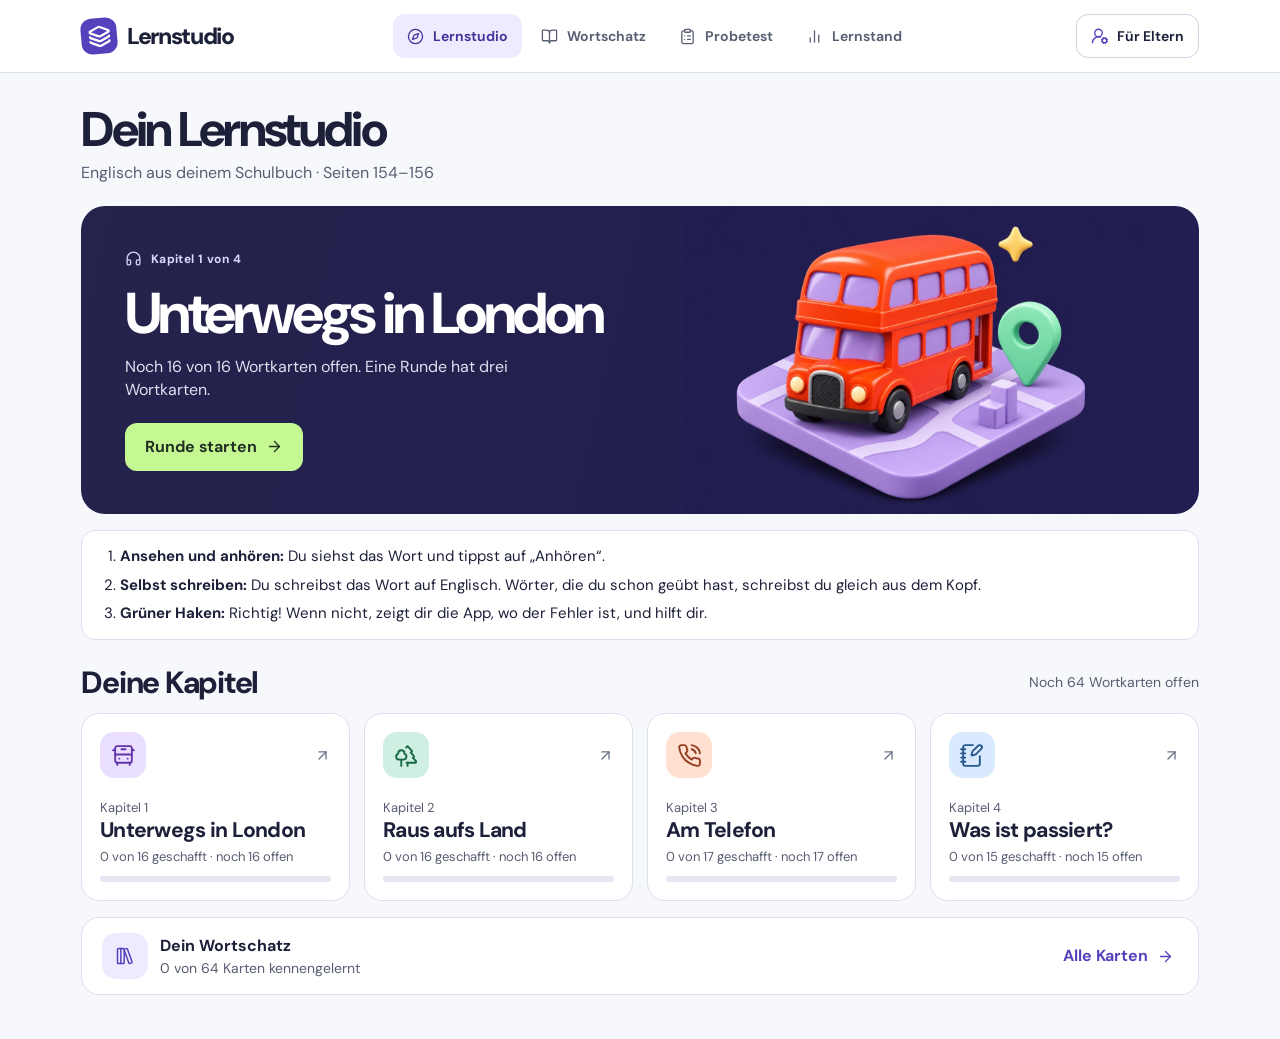
<file: index.html>
<!doctype html>
<html lang="de"><head><meta charset="utf-8"><meta name="robots" content="noindex,nofollow"><meta name="viewport" content="width=device-width, initial-scale=1,viewport-fit=cover"><meta name="theme-color" content="#f7f8fc"><title>Lernstudio · Englisch</title><link rel="stylesheet" href="studio.css?v=202611251500"><script defer src="assets/icons.js?v=202611251500"></script><script defer src="words.js?v=202611251500"></script><script defer src="situations.js?v=202611251500"></script><script defer src="studio.js?v=202611251500"></script></head>
<body><a class="skip" href="#main">Zum Inhalt</a><aside id="rail"></aside><main id="main" tabindex="-1"></main><div id="notice" role="status"></div><noscript>Bitte aktiviere JavaScript für die Lernrunden.</noscript></body></html>
</file>
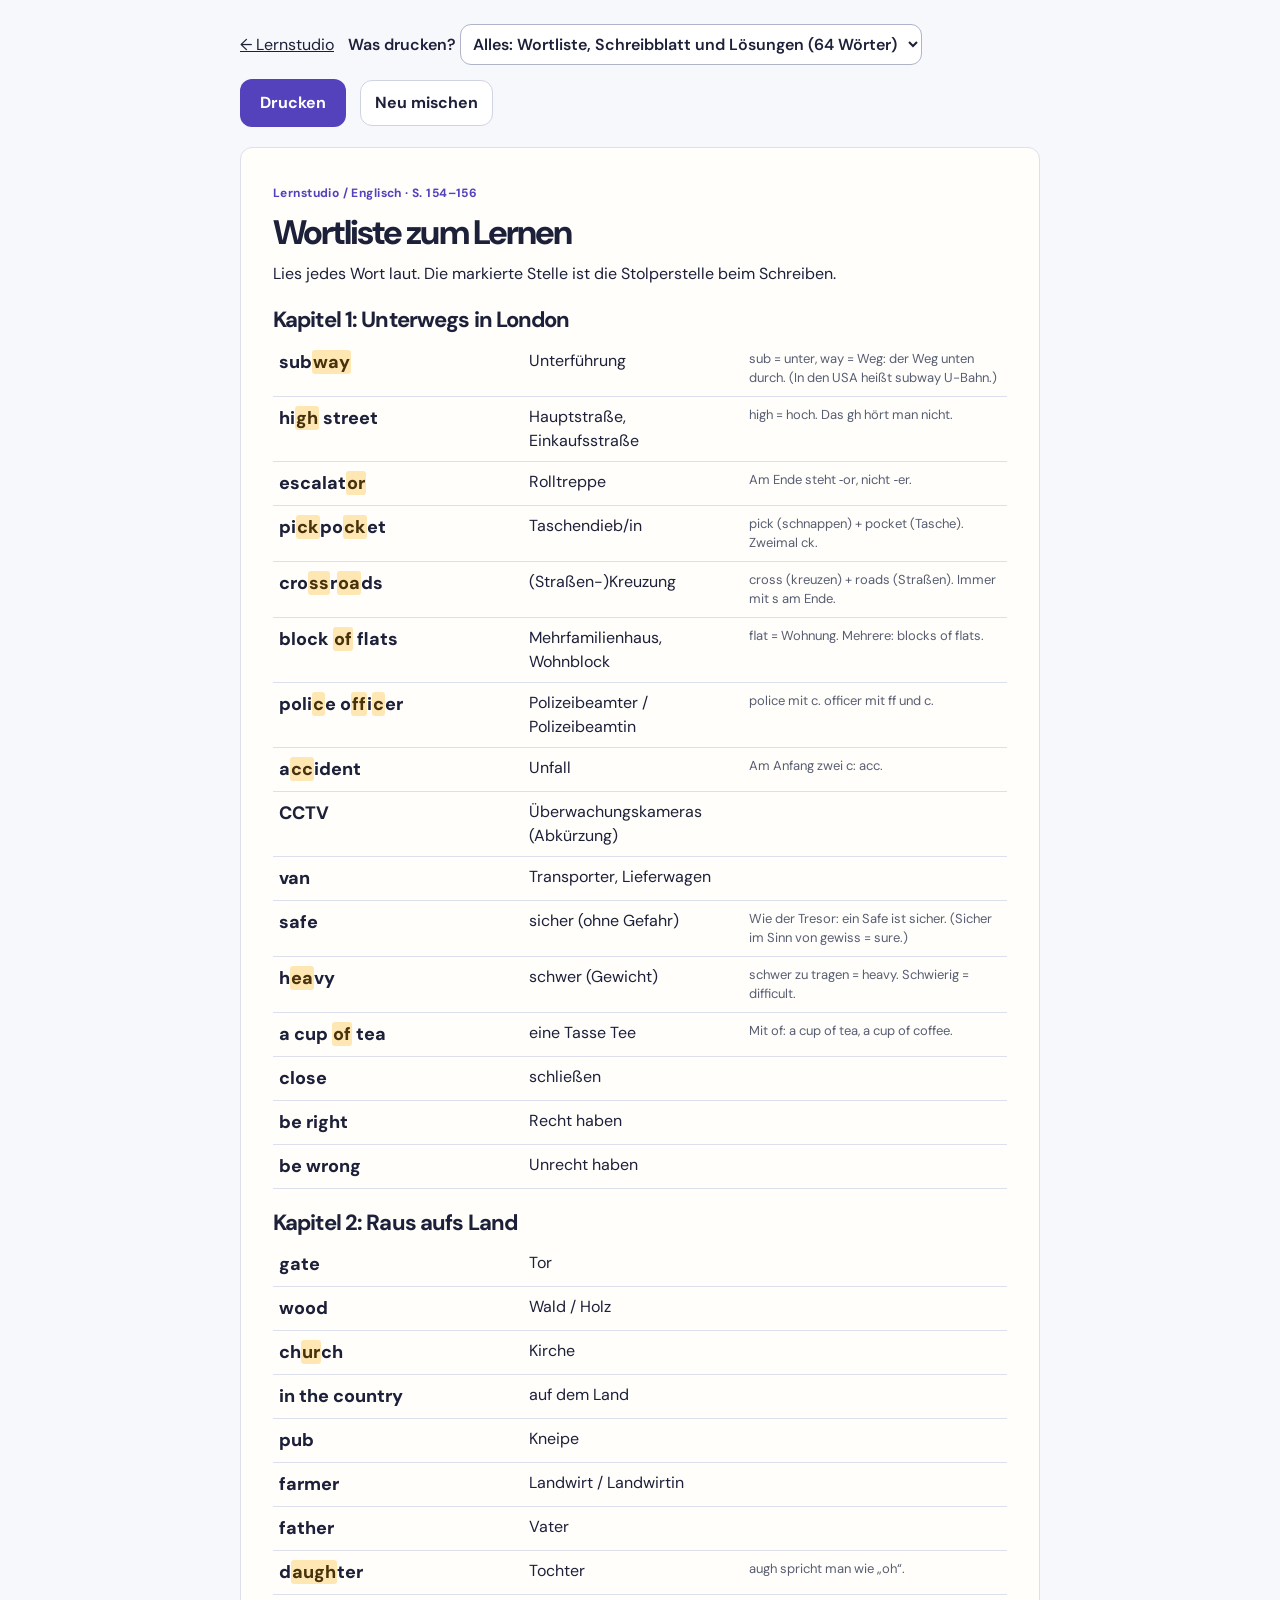
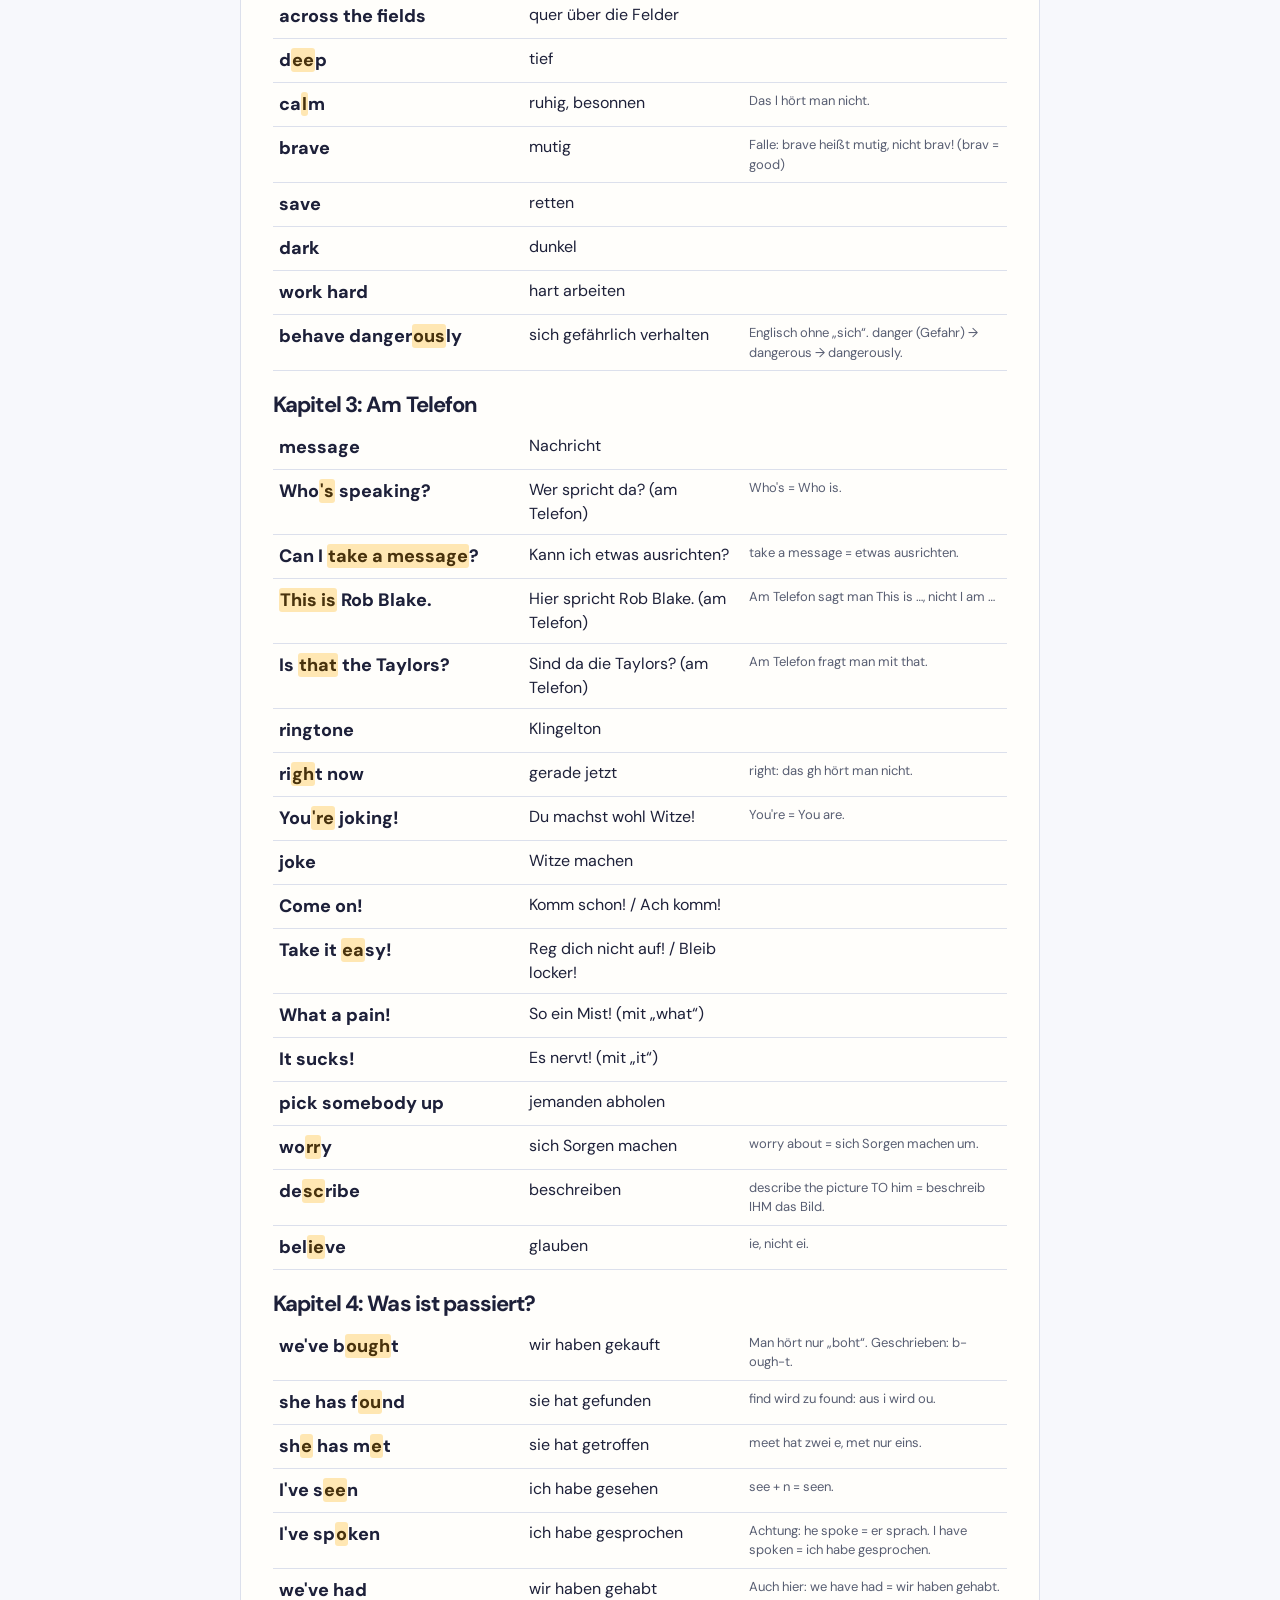
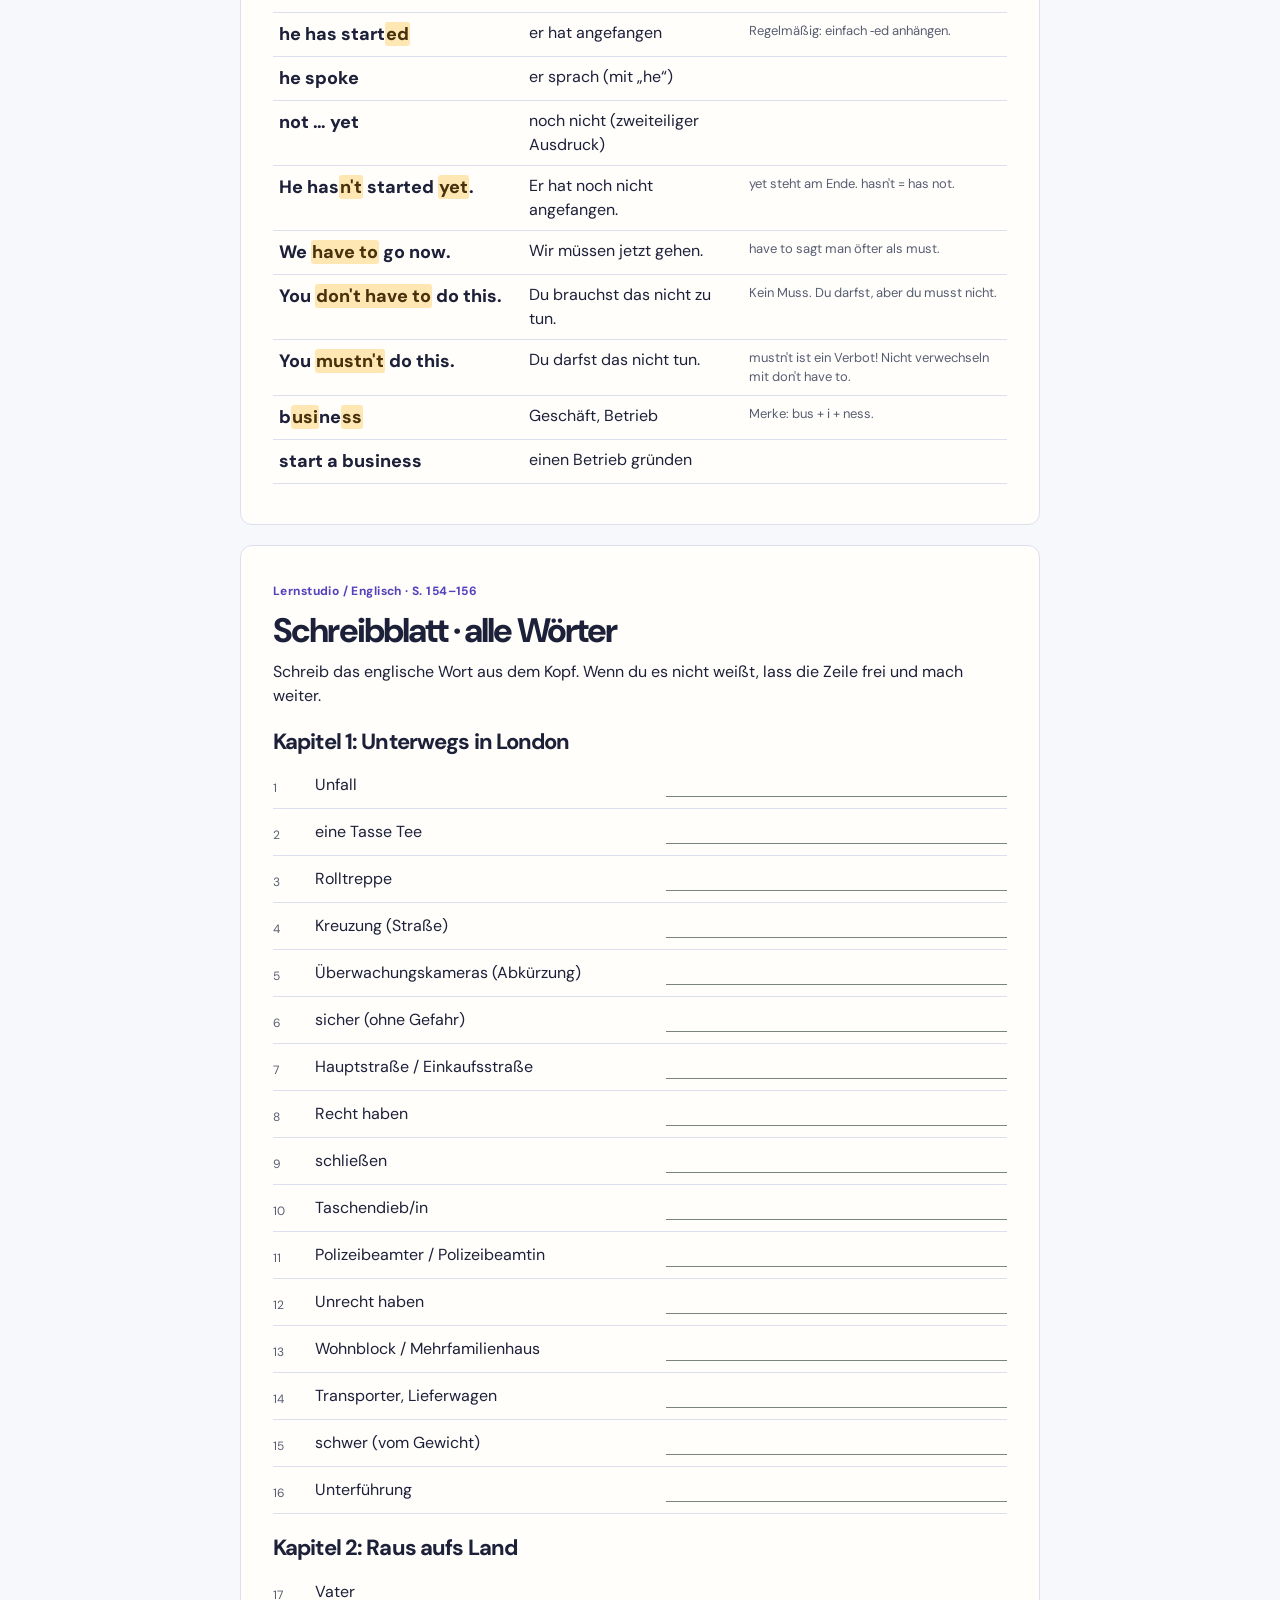
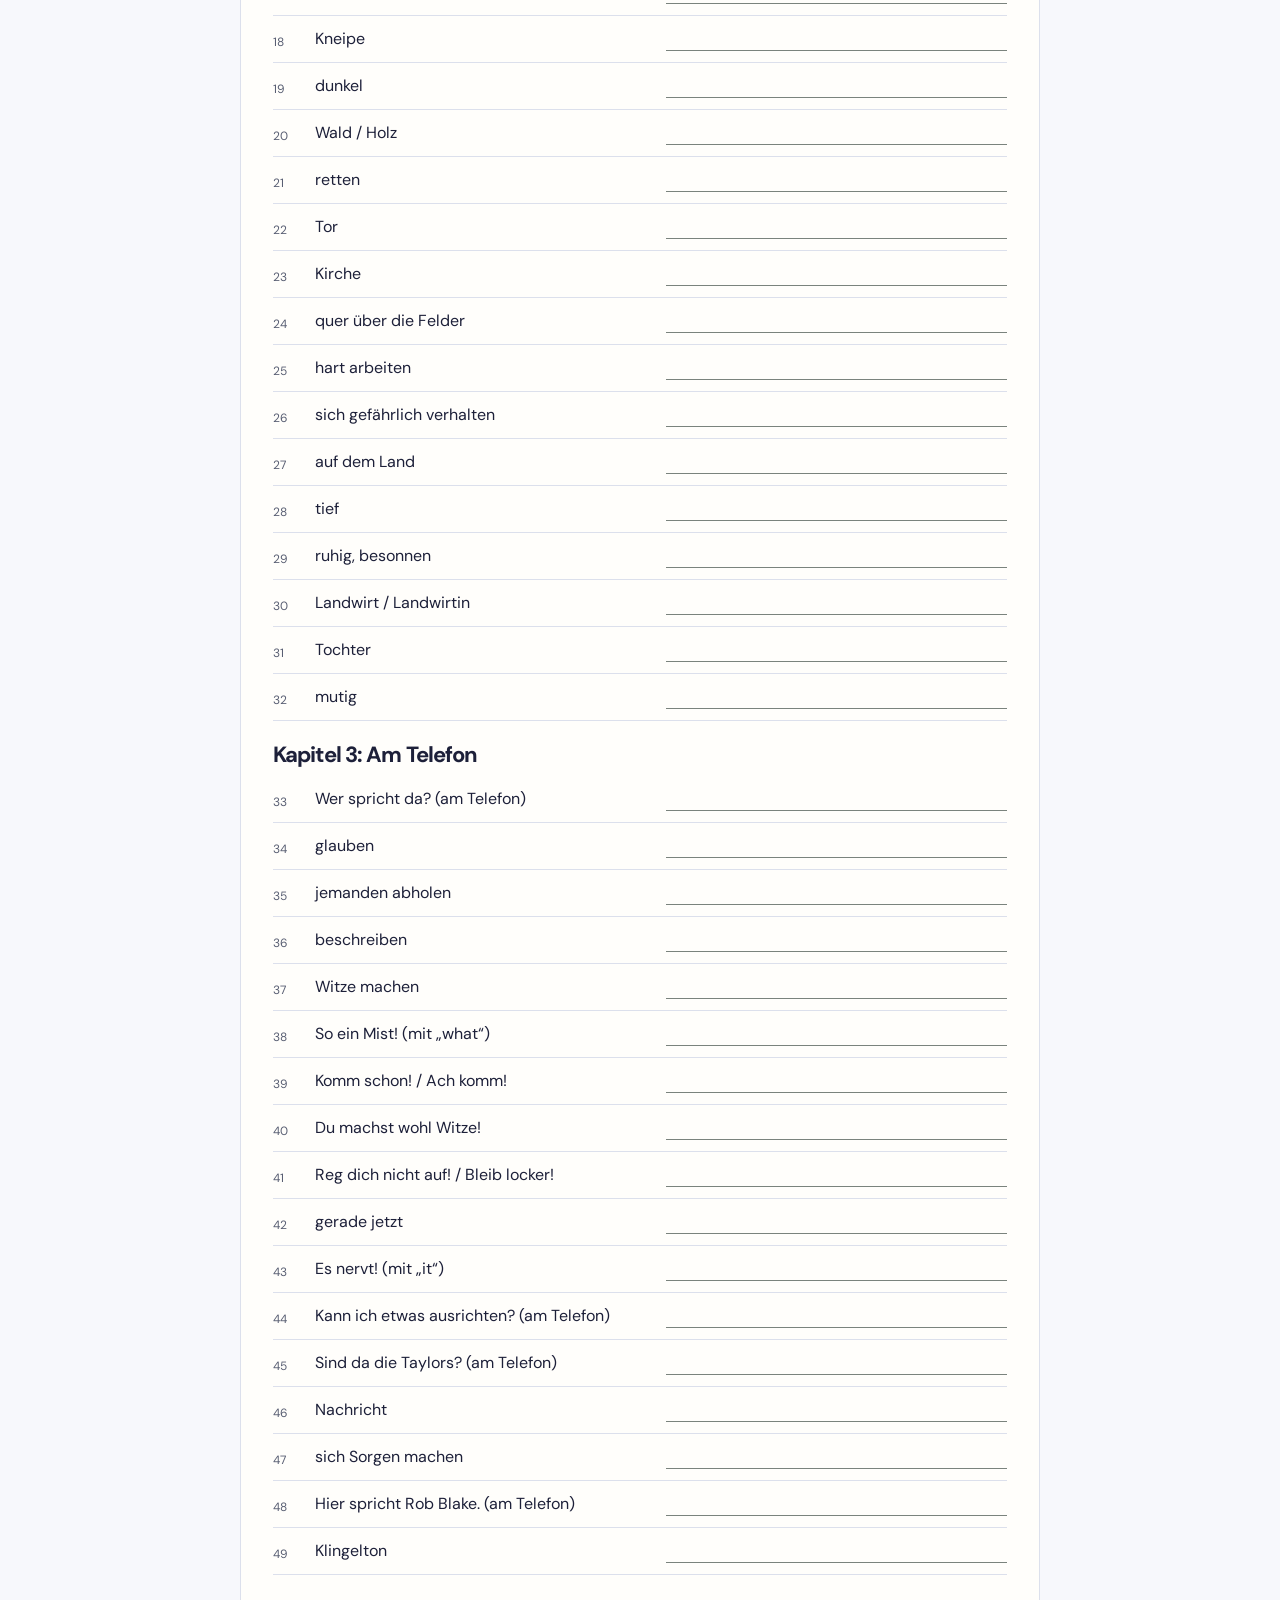
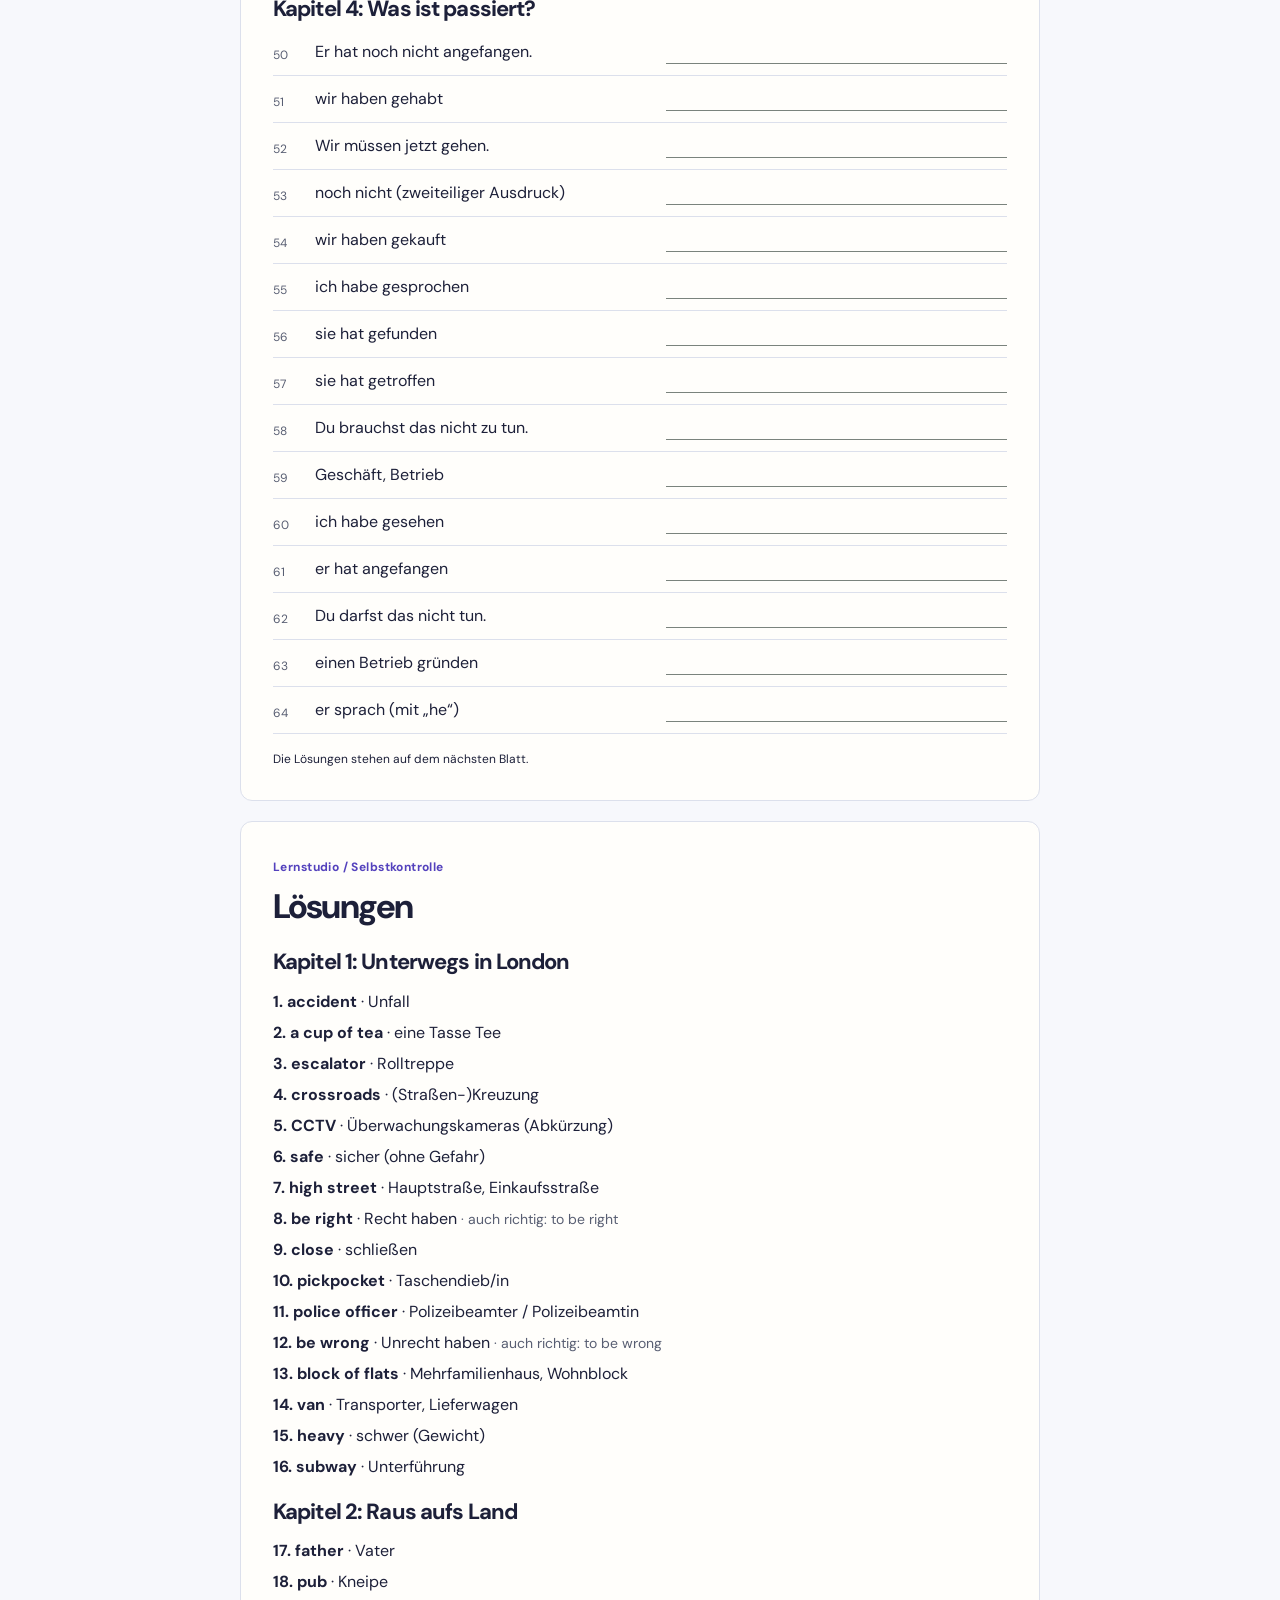
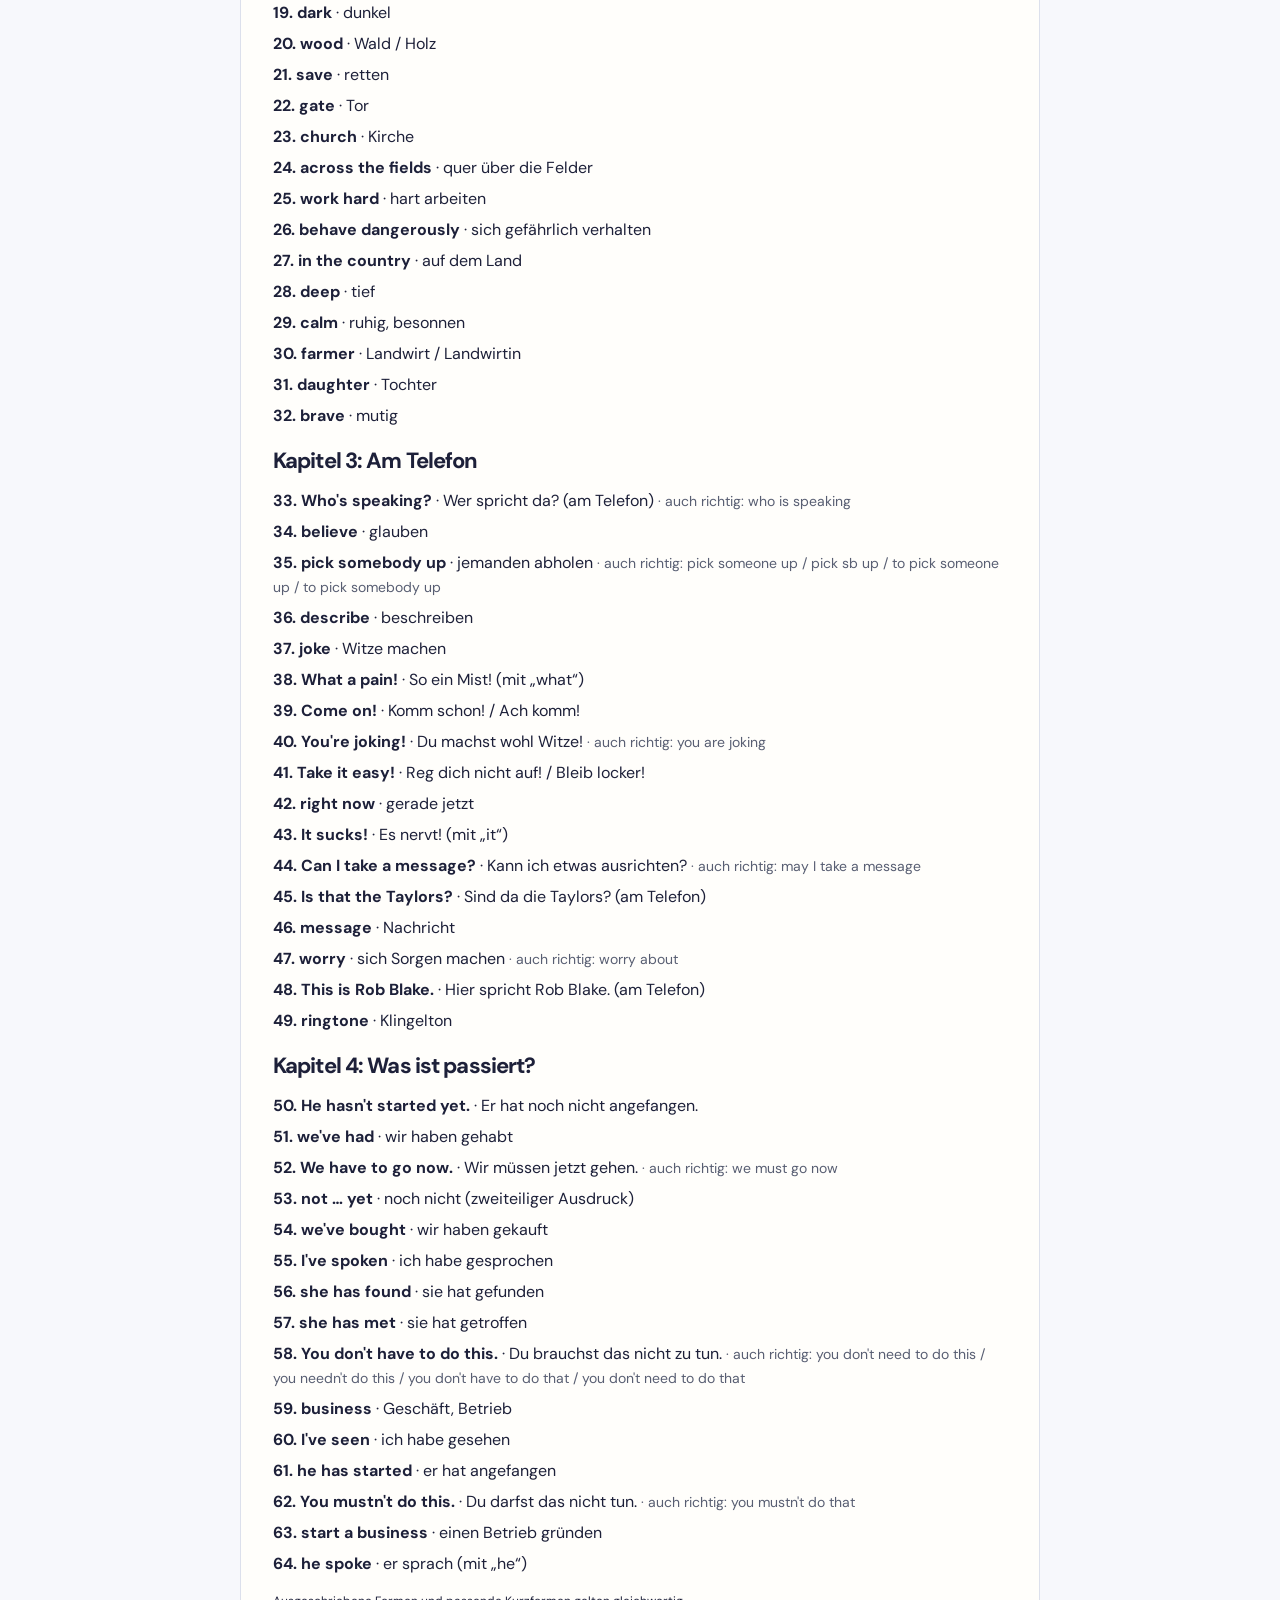
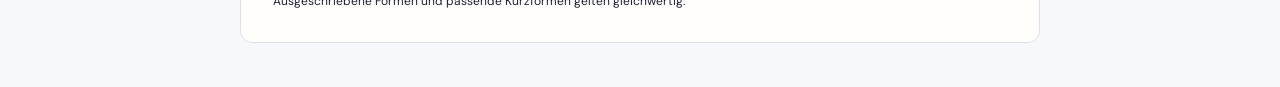
<file: lernblatt-englisch-test.html>
<!doctype html><html lang="de"><head><meta charset="utf-8"><meta name="robots" content="noindex,nofollow"><meta name="viewport" content="width=device-width, initial-scale=1"><title>Lernstudio · Druckstudio</title><link rel="stylesheet" href="studio.css?v=202611251500"><style>
body{padding:24px}.printtools,.sheet{max-width:800px;margin:0 auto 20px}.printtools{display:flex;gap:14px;align-items:center;flex-wrap:wrap}
.sheet{background:#fffefb;padding:32px;border:1px solid var(--line);border-radius:12px}.sheet h1{font-size:34px;margin:10px 0}.sheet h2{margin:22px 0 8px;font-size:22px}
.intro-text{margin:0 0 10px}
.wline{display:grid;grid-template-columns:32px 1fr 1fr;gap:10px;align-items:end;padding:11px 0;break-inside:avoid;border-bottom:1px solid var(--line)}.line{min-height:20px;border-bottom:1px solid #7a837d}.num{color:var(--muted);font-size:12px}
.wlist{width:100%;border-collapse:collapse;margin:4px 0 8px}.wlist tr{break-inside:avoid}.wlist td{padding:8px 6px;border-bottom:1px solid var(--line);vertical-align:top}.wlist td.en{font-weight:800;font-size:18px;width:34%}.wlist td.de{width:30%}.wlist td.tip{font-size:13px;color:var(--muted)}
.wlist mark{background:#ffe7b3;border-radius:3px;padding:0 1px}
.sheet footer{margin-top:16px;font-size:12px}.solutions{display:grid;gap:7px}.solutions div{break-inside:avoid}.solutions h2{margin-top:14px}
label{font-weight:600}select{max-width:100%;font-size:16px;padding:8px}
@page{size:A4;margin:14mm}
@media print{html,body{background:#fff!important}body{padding:0}.printtools{display:none}.sheet{border:0;margin:0;border-radius:0;padding:0;background:white}.sheet+.sheet{break-before:page}.wline{padding:8px 0}.sheet h1{font-size:28px}.sheet h2{font-size:19px;break-after:avoid}.wlist mark{background:#ffe7b3;-webkit-print-color-adjust:exact;print-color-adjust:exact}}
@media(max-width:500px){body{padding:12px}.sheet{padding:18px}.wline{grid-template-columns:20px 1.1fr .9fr}}
</style></head><body>
<div class="printtools">
  <a href="index.html">← Lernstudio</a>
  <label>Was drucken? <select id="scope"></select></label>
  <button class="btn" id="print">Drucken</button>
  <button class="ghost" id="mix">Neu mischen</button>
</div>
<div id="sheets"></div>
<script src="words.js?v=202611251500"></script>
<script>
const esc=s=>String(s).replace(/[&<>]/g,c=>({'&':'&amp;','<':'&lt;','>':'&gt;'}[c]));
const byId=new Map(WORDS.map(w=>[w.id,w]));
function shuffled(arr){const a=arr.slice();for(let i=a.length-1;i>0;i--){const j=Math.floor(Math.random()*(i+1));[a[i],a[j]]=[a[j],a[i]]}return a}
function hl(w){const bits=(w.hl||[]).filter(x=>w.en.includes(x));if(!bits.length)return esc(w.en);let t=w.en,h='';while(t.length){const hit=bits.find(x=>t.startsWith(x));h+=hit?'<mark>'+esc(hit)+'</mark>':esc(t[0]);t=t.slice(hit?hit.length:1)}return h}
const chapters=SCENES.map((s,i)=>({no:i+1,id:s.id,name:s.name,words:s.ids.map(id=>byId.get(id)).filter(Boolean)}));
const total=chapters.reduce((n,c)=>n+c.words.length,0);

// Auswahl: alles zusammen, Wortlisten, Schreibblätter, Probetest
const opts=[['pack','Alles: Wortliste, Schreibblatt und Lösungen ('+total+' Wörter)'],
  ['list-all','Wortliste zum Lernen · alle '+total+' Wörter'],
  ...chapters.map(c=>['list-'+c.id,'Wortliste · Kapitel '+c.no+': '+c.name]),
  ['write-all','Schreibblatt mit Lösungen · alle '+total+' Wörter'],
  ...chapters.map(c=>['write-'+c.id,'Schreibblatt · Kapitel '+c.no+': '+c.name]),
  ['mixed','Probetest · 9 gemischte Wörter']];
document.querySelector('#scope').innerHTML=opts.map(([v,l])=>'<option value="'+v+'">'+esc(l)+'</option>').join('');

const head=(eyebrow,title,text)=>'<div class="eyebrow">'+esc(eyebrow)+'</div><h1>'+esc(title)+'</h1>'+(text?'<p class="intro-text">'+text+'</p>':'');
function listSheet(chs){
  return '<section class="sheet">'+head('Lernstudio / Englisch · S. 154–156','Wortliste zum Lernen','Lies jedes Wort laut. Die markierte Stelle ist die Stolperstelle beim Schreiben.')
    +chs.map(c=>'<h2>Kapitel '+c.no+': '+esc(c.name)+'</h2><table class="wlist">'+c.words.map(w=>'<tr><td class="en">'+hl(w)+'</td><td class="de">'+esc(w.de)+'</td><td class="tip">'+esc(w.tip||'')+'</td></tr>').join('')+'</table>').join('')+'</section>';
}
function writeSheets(chs,title,mix){
  let n=0;const numbered=chs.map(c=>({...c,items:(mix?shuffled(c.words):c.words).map(w=>({w,n:++n}))}));
  const heading=c=>chs.length>1?'<h2>Kapitel '+c.no+': '+esc(c.name)+'</h2>':'';
  const sheet='<section class="sheet">'+head('Lernstudio / Englisch · S. 154–156',title,'Schreib das englische Wort aus dem Kopf. Wenn du es nicht weißt, lass die Zeile frei und mach weiter.')
    +numbered.map(c=>heading(c)+c.items.map(({w,n})=>'<div class="wline"><span class="num">'+n+'</span><span>'+esc(w.prompt)+'</span><span class="line"></span></div>').join('')).join('')
    +'<footer>Die Lösungen stehen auf dem nächsten Blatt.</footer></section>';
  const sol='<section class="sheet">'+head('Lernstudio / Selbstkontrolle','Lösungen','')+'<div class="solutions">'
    +numbered.map(c=>heading(c)+c.items.map(({w,n})=>'<div><b>'+n+'. '+esc(w.en)+'</b> · '+esc(w.de)+(w.ans.length>1?'<span class="caption"> · auch richtig: '+w.ans.slice(1).map(esc).join(' / ')+'</span>':'')+'</div>').join('')).join('')
    +'</div><footer>Ausgeschriebene Formen und passende Kurzformen gelten gleichwertig.</footer></section>';
  return sheet+sol;
}
function draw(){
  const v=document.querySelector('#scope').value,one=id=>chapters.filter(c=>c.id===id);
  let html;
  if(v==='pack')html=listSheet(chapters)+writeSheets(chapters,'Schreibblatt · alle Wörter',true);
  else if(v==='list-all')html=listSheet(chapters);
  else if(v.startsWith('list-'))html=listSheet(one(v.slice(5)));
  else if(v==='write-all')html=writeSheets(chapters,'Schreibblatt · alle Wörter',true);
  else if(v.startsWith('write-')){const c=one(v.slice(6));html=writeSheets(c,'Schreibblatt · Kapitel '+c[0].no+': '+c[0].name,true)}
  else{const cards=shuffled([154,155,156].flatMap(p=>shuffled(WORDS.filter(w=>w.page===p)).slice(0,3)));html=writeSheets([{no:0,name:'',words:cards}],'Probetest',false)}
  document.querySelector('#sheets').innerHTML=html;
  document.querySelector('#mix').hidden=v.startsWith('list-');
}
document.querySelector('#scope').onchange=draw;document.querySelector('#mix').onclick=draw;document.querySelector('#print').onclick=()=>window.print();draw();
</script></body></html>
</file>
<file: studio.css>
@font-face {font-family:DM;src:url(assets/dm-sans.ttf);font-weight:100 1000;font-display:swap}
:root {
  --ink:#1d2039;--muted:#585e72;--line:#dce0ec;--paper:#f7f8fc;--white:#fff;
  --accent:#5442bd;--soft:#eeebff;--teal:var(--accent);
  color:var(--ink);background:var(--paper);font:16px/1.5 DM,system-ui,sans-serif;
}
*{box-sizing:border-box}body,h1,h2,h3,p{margin:0}
a,button{touch-action:manipulation}a{color:inherit}button,input,textarea,select{font:inherit;color:inherit}
button{background:none;border:0;cursor:pointer}button:disabled{opacity:.6;cursor:default}
:focus-visible{outline:3px solid #6c54d0;outline-offset:3px}main:focus{outline:none}
.skip{position:fixed;top:-80px;left:15px;z-index:20;padding:10px;background:white}.skip:focus{top:8px}
.sr{position:absolute;width:1px;height:1px;overflow:hidden;clip-path:inset(50%);white-space:nowrap}
.icon{height:20px;width:20px;flex:none;stroke-width:1.8}
#rail{background:white;border-bottom:1px solid var(--line)}
.navwrap,.wrap{max-width:1220px;margin-inline:auto;padding-inline:clamp(18px,4vw,54px)}
.navwrap{display:flex;align-items:center;justify-content:space-between;gap:18px;min-height:72px}
.brand,.navitem,.subject,.test-date,.eyebrow,.btn,.ghost,.pill,.row,.actions,.pills,.textbtn{display:inline-flex;align-items:center;gap:9px}
.brand{padding:0;min-height:44px;text-align:left;gap:10px}
.brand strong{font-size:23px;font-weight:840;letter-spacing:-1.35px}
.brandmark,.stamp,.collection-icon,.iconbtn,.tile-arrow{display:grid;place-items:center;flex:none}
.brandmark{height:36px;width:36px;border-radius:11px;background:var(--accent);color:white;transform:rotate(-5deg)}
.brandmark .icon{width:23px;height:23px;stroke-width:2.3}
nav{display:flex;align-items:center;gap:5px}
.navitem{padding:10px 14px;min-height:44px;border-radius:12px;color:var(--muted);font-size:14px;font-weight:650}
.navitem .icon{width:17px;height:17px}.navitem.active{background:var(--soft);color:#443098}
.navitem:hover,.ghost:hover,.iconbtn:hover,.answer:hover{background:#f2f0ff}
.subject,.test-date,.caption,.tag,.muted,.stepcount{color:var(--muted)}.subject,.test-date{font-size:13px;font-weight:600}
.subject .icon,.test-date .icon{width:16px;height:16px}
main{min-height:85vh;padding-bottom:44px}.intro{padding:30px 0 21px}.intro p{margin-top:4px;color:var(--muted)}
.home-intro,.section-head,.studiofoot,.trainer-top,.tile-top,.resultline{display:flex;align-items:center;justify-content:space-between;gap:14px}
h1,h2,h3{line-height:1.12;text-wrap:balance}h1{font-size:clamp(33px,3.8vw,50px);letter-spacing:-.055em;font-weight:790}
h2{font-size:clamp(23px,2.4vw,32px);letter-spacing:-.04em;font-weight:745}h3{font-size:20px}
.test-date{background:#fff;border:1px solid var(--line);border-radius:20px;padding:6px 11px}
.hero{isolation:isolate;overflow:hidden;position:relative;display:flex;align-items:center;min-height:clamp(240px,22vw,304px);background:linear-gradient(103deg,#24234b,#221e51 72%);border-radius:24px;color:white}
.hero-content{z-index:1;width:53%;padding:clamp(24px,3.4vw,45px)}
.eyebrow{font-size:12px;font-weight:720;letter-spacing:.035em;color:var(--accent)}
.hero .eyebrow{color:#d9d6ff}.eyebrow .icon{width:17px;height:17px}
.hero h2{font-size:clamp(39px,4.5vw,68px);letter-spacing:-.06em;line-height:1.02;margin:11px 0}
.hero p{font-size:16px;color:#e0dff0;line-height:1.45;max-width:38ch;margin-bottom:21px}
.hero-art,.resume-art{position:absolute;inset:0 0 0 auto;width:51%;height:100%;pointer-events:none}
.hero-art{object-fit:contain;object-position:center;mask-image:linear-gradient(to right,transparent,#000 14%);}
.resume-art{display:grid;place-items:center;background:radial-gradient(circle,#423e70,transparent 68%)}
.resume-art .icon{width:90px;height:90px;color:#b9aaff;stroke-width:1.2}
.btn,.ghost,.pill,.setting,.answer,.iconbtn,.textbtn{min-height:44px}
.btn,.ghost,.pill,.setting,.iconbtn,.answer{border-radius:12px}
.btn,.ghost,.pill,.textbtn{justify-content:center;font-weight:685;text-decoration:none}
.btn{background:var(--accent);color:white;padding:12px 20px}.btn:hover{background:#4534a7}
.hero .btn{background:#c5f892;color:#213022}.hero .btn:hover{background:#d8ffb0}
.hero .btn .icon,.textbtn .icon{width:17px;height:17px}
.ghost,.pill,.setting,.answer,.iconbtn{background:white;border:1px solid #cfd3e2}
.ghost,.pill,.setting,.answer{padding:10px 14px}.textbtn{color:var(--accent);padding:7px 4px}
.actions,.pills{flex-wrap:wrap}.pill{font-size:14px;border-radius:24px}.pill.on,.setting.on{background:var(--soft);border-color:#9587d5;color:#422f9a}
.section-head{margin:26px 0 13px}.caption,.tag,.stepcount,.quiet{font-size:14px}
.worlds{display:grid;grid-template-columns:repeat(4,minmax(0,1fr));gap:14px}
.tile,.panel,.studiofoot,.stat{background:var(--white);border:1px solid var(--line);border-radius:18px}
.tile{min-width:0;display:flex;flex-direction:column;align-items:start;text-align:left;padding:18px;transition:transform .15s,border-color .15s}
.tile:hover{transform:translateY(-2px);border-color:#9b92c3}.tile-top{width:100%;margin-bottom:16px}
.stamp,.collection-icon{width:46px;height:46px;border-radius:14px;background:var(--shade,var(--soft));color:var(--tone,var(--accent))}
.stamp .icon{height:25px;width:25px}.tile-arrow{color:#677083}.tile-arrow .icon{width:17px;height:17px}
.tile strong{font-size:clamp(17px,1.65vw,22px);font-weight:740;letter-spacing:-.035em;line-height:1.2}
.tile .caption{margin-top:4px;font-size:13px}.studiofoot{margin-top:16px;padding:15px 20px}
.studiofoot .row{gap:12px}.studiofoot p{color:var(--muted);font-size:14px}
.panel{padding:clamp(18px,3vw,32px)}.stack,.choices{display:grid;gap:16px}.stack>p{max-width:82ch}
.search,.entry,select,textarea{padding:12px 14px;border:1px solid #aeb5c9;border-radius:11px;background:white}
.search,.entry,textarea{display:block;width:100%;margin-top:6px}.entry{font-size:20px}.submit{margin-top:12px}
.wordrow{display:flex;align-items:center;gap:13px;padding:13px 0;border-bottom:1px solid var(--line)}
.wordrow:last-child{border:0}.wordrow>div:first-of-type{flex:1;min-width:0}.wordrow strong{overflow-wrap:anywhere}.wordrow small{display:block;color:var(--muted);margin-top:3px}
.iconbtn{height:44px;width:44px;color:var(--accent)}
.focused nav{display:none}.focused .training{max-width:700px;margin:clamp(20px,4vw,48px) auto}
.trainer-top strong{display:block;font-size:18px;line-height:1.25}.stepcount{display:block;font-size:13px}
.track{height:6px;border-radius:8px;overflow:hidden;background:#e1e1ed;margin:13px 0 16px}.track i{display:block;height:100%;background:var(--accent)}
.exercise{padding:clamp(21px,3.5vw,42px);box-shadow:0 12px 36px #29275009}
.exercise .eyebrow,.test-cover .eyebrow{padding:5px 10px;background:var(--soft);border-radius:8px}
.exercise h2{font-size:clamp(32px,4vw,54px);line-height:1.12;letter-spacing:-.045em;margin:16px 0 8px;overflow-wrap:anywhere}
.exercise .large{color:#40465c;font-size:21px}.exercise .actions,.exercise .entry,.exercise .choices,.exercise .helper{margin-top:15px}
.exercise .actions:empty{display:none}.helper{border-radius:10px;padding:11px 15px;background:#f0f3fa;color:#303956}
.helper.warn,mark{background:#ffe6aa;color:#48320d}mark{border-radius:4px}.choices{gap:8px}
.answer{text-align:left;font-weight:600}.answer:hover{border-color:var(--accent)}
details{border-bottom:1px solid var(--line);padding:3px 0}details summary{cursor:pointer;padding:9px 0;min-height:44px;color:var(--accent);font-weight:620}
details p{padding-bottom:8px}.exercise .helper+details{margin-top:10px}
.stats{display:grid;grid-template-columns:repeat(3,1fr);gap:12px}.stat{padding:18px}.stat strong{display:block;font-size:clamp(24px,3vw,42px);color:var(--accent);letter-spacing:-.05em}.stat span{font-size:14px;color:var(--muted)}
.resultline{align-items:baseline;border-bottom:1px solid var(--line);padding:9px 0}.resultline span:last-child{text-align:right}
.test-cover{max-width:820px}.test-cover h2{margin:13px 0}.test-cover .actions{margin-top:20px}
.mode-label{font-size:14px;font-weight:650;margin:16px 0 6px}#mic-result{margin-top:10px;font-size:14px}audio{max-width:100%}
#notice:not(:empty){position:fixed;bottom:16px;left:50%;transform:translateX(-50%);border-radius:12px;background:var(--ink);color:white;padding:12px 18px;z-index:8}
@media(max-width:850px){
  .subject{display:none}.navwrap{gap:8px}.navitem{padding-inline:10px}
  .worlds{grid-template-columns:repeat(2,minmax(0,1fr))}.tile-top{margin-bottom:10px}
}
@media(max-width:650px){
  .navwrap{min-height:57px}.brandmark{width:31px;height:31px}.brand strong{font-size:21px}
  .subject{display:inline-flex}.intro{padding:21px 0 16px}.intro p{font-size:14px}
  nav{position:fixed;z-index:5;bottom:0;inset-inline:0;display:grid;grid-template-columns:repeat(4,minmax(0,1fr));gap:3px;padding:5px 6px calc(5px + env(safe-area-inset-bottom));background:white;border-top:1px solid var(--line)}
  .navitem{justify-content:center;flex-direction:column;gap:2px;padding:4px 2px;min-height:46px;font-size:11px}
  main{padding-bottom:calc(85px + env(safe-area-inset-bottom))}.focused main{padding-bottom:20px}
  .home-intro{display:block}.test-date{margin-top:8px;background:none;border:0;padding:0;font-size:12px}
  .hero{min-height:195px;border-radius:17px}.hero-content{padding:19px;width:65%}.hero h2{font-size:clamp(31px,6.5vw,42px)}
  .hero .eyebrow{font-size:11px;gap:5px}.hero .eyebrow .icon{display:none}.hero p{font-size:14px;max-width:24ch;margin-bottom:13px}
  .hero-art{width:43%;object-fit:contain;mask-image:linear-gradient(to right,transparent,#000 10%)}.hero .btn{padding:10px 13px;font-size:14px}
  .worlds{gap:9px}.tile{padding:13px;border-radius:14px}.tile strong{font-size:17px}.stamp,.collection-icon{height:37px;width:37px;border-radius:11px}.stamp .icon{height:21px;width:21px}
  .section-head{margin:20px 0 11px}.studiofoot{padding:12px;flex-wrap:wrap;gap:4px}.studiofoot .row{gap:9px}.studiofoot p,.studiofoot .textbtn{font-size:13px}
  .stats{gap:6px}.stat{padding:10px}.stat span{font-size:12px}.wordrow{gap:8px}.wordrow .tag{display:none}
  #notice:not(:empty){width:max-content;max-width:90vw;bottom:75px}.focused #notice:not(:empty){bottom:12px}
}
@media(prefers-reduced-motion:reduce){*{transition:none!important}}

button[data-playing]{background:var(--soft);border-color:var(--accent);color:var(--accent)}
/* Navigation in der Runde, Kapitel-Fortschritt und Hilfe-Ansicht */
.stepnav{display:flex;justify-content:space-between;align-items:center;gap:10px;margin-top:14px}
.minitrack{display:block;width:100%;height:6px;border-radius:6px;background:#e4e6f1;overflow:hidden;margin-top:10px}
.minitrack i{display:block;height:100%;background:var(--accent);border-radius:6px}
.tile-done{border-color:#9fd3b8;background:#f3fbf6}.tile-done .minitrack i{background:#1f8a5a}
.solution{font-size:clamp(30px,5vw,44px);font-weight:800;letter-spacing:-.02em;margin:6px 0 4px;overflow-wrap:anywhere}
.chapterbox{margin-top:14px;padding:18px;border-radius:14px;background:var(--soft)}
.chapterbox h3{font-size:18px}
/* Einfacher Ablauf: großer grüner Haken, ruhige Navigation */
.success{width:84px;height:84px;margin:6px auto 4px;border-radius:50%;background:#1f9d5c;color:#fff;display:grid;place-items:center;box-shadow:0 6px 18px #1f9d5c40}
.success .icon{width:48px;height:48px;stroke-width:3}
.center{text-align:center;justify-content:center}
.resultline .ok{color:#1f9d5c}.resultline .ok .icon{width:26px;height:26px;stroke-width:3}
.resultline .again{color:var(--muted);font-size:14px}
.quietbtn{font-weight:600;color:var(--muted);font-size:15px}
@media (prefers-reduced-motion:no-preference){.success{animation:pop .35s ease-out}@keyframes pop{from{transform:scale(.7)}to{transform:scale(1)}}}
.actions.center{display:flex;flex-wrap:wrap;width:100%}
.howto{margin:16px 0 0;padding:14px 18px 14px 38px;background:#fff;border:1px solid var(--line);border-radius:14px;display:grid;gap:6px;font-size:15px}
/* Falsche Antwort: rot markieren */
.wrongbox{display:flex;gap:12px;align-items:flex-start;margin-top:16px;padding:14px 16px;border-radius:12px;background:#fdecec;border:2px solid #f0a8a8;color:#a3221b}
.wrongbox .icon{width:26px;height:26px;stroke-width:3;flex:none;color:#d12c22}
.wrongbox .hint{color:#7a2b26;font-weight:600}
.entry.wrong{border:2px solid #e04a3f;background:#fff6f5}
/* Buchstaben-Vergleich nach einem Fehler */
.cmp{margin-top:18px;padding:16px;border-radius:14px;background:#f6f7fc;border:1px solid var(--line)}
.cmp-msg{display:flex;gap:10px;align-items:flex-start;font-weight:700;font-size:17px;margin-bottom:10px}
.cmp-msg .icon{color:#d99a00;width:22px;height:22px;margin-top:2px}
.cmp-label{font-size:13px;color:var(--muted);margin:10px 0 6px}
.cmp-row{display:flex;flex-wrap:wrap;gap:5px}
.lt{min-width:30px;height:40px;padding:0 6px;display:inline-grid;place-items:center;border-radius:8px;background:#fff;border:1px solid var(--line);font-weight:750;font-size:21px}
.lt.sp{min-width:14px;background:transparent;border:0}
.lt.bad{background:#fde6e4;border-color:#f0a8a8;color:#b42318;text-decoration:line-through}
.lt.miss{background:#dcf6e7;border:2px solid #4fbf82;color:#12703f}
.tipbox{display:flex;gap:10px;align-items:flex-start;margin-top:14px;padding:12px 14px;border-radius:12px;background:#fff7e0;border:1px solid #f3dc9a}
.tipbox .icon{color:#c58a00;width:20px;height:20px;margin-top:2px;flex:none}
.cmp+p,.tipbox+p,.cmp+.tipbox+p{margin-top:16px}
.stepnav .ghost{white-space:nowrap;font-size:15px;padding:10px 14px}
.wrongbox .hint{display:block;margin-top:6px;color:#7a2b26;font-weight:700}
.wrongbox .mine{margin-top:8px}
.lt.bad-sub{background:#fde6e4;border:2px solid #e04a3f;color:#b42318}
.lt.gap{background:#fff;border:2px dashed #e04a3f;color:#e04a3f}
.wrongbox .lt{color:var(--ink)}.wrongbox .lt.bad-sub,.wrongbox .lt.bad,.wrongbox .lt.gap{color:#b42318}
/* Elternbereich: echter Knopf oben rechts statt „Englisch“-Schild */
.parentbtn{display:inline-flex;align-items:center;gap:8px;white-space:nowrap;flex:none;min-height:44px;padding:8px 14px;border-radius:12px;border:1px solid #cfd3e2;background:#fff;font-size:14px;font-weight:650;color:var(--ink)}
.parentbtn .icon{width:18px;height:18px;color:var(--accent)}
.parentbtn:hover{background:#f2f0ff}.parentbtn.active{background:var(--soft);border-color:#9587d5;color:#443098}
.focused .parentbtn{display:none}
.overview{width:100%;border-collapse:collapse;font-size:15px}.tablewrap{overflow-x:auto}
.overview th,.overview td{text-align:left;padding:10px 8px;border-bottom:1px solid var(--line)}
.overview th{font-size:13px;color:var(--muted);font-weight:650}.overview td+td,.overview th+th{text-align:center}.overview td+td{white-space:nowrap}.overview th+th{width:18%}
.legend{margin:0;padding-left:20px;display:grid;gap:6px;color:#3d4357;font-size:14px}
/* Fortschritt in der Runde: ein großer Punkt pro Wort */
.dots{display:flex;flex-wrap:wrap;gap:10px;margin:14px 0 16px}
.dot{width:22px;height:22px;border-radius:50%;background:#e1e1ed}
.dot.done{background:var(--accent)}
.dot.cur{background:#fff;box-shadow:inset 0 0 0 5px var(--accent);transform:scale(1.15)}
/* Feste Knopfleiste unten in der Runde: ein Hauptknopf, immer an derselben Stelle */
.runbar{position:fixed;left:0;right:0;bottom:0;z-index:6;background:#fff;border-top:1px solid var(--line);box-shadow:0 -6px 20px #2927500d;padding:12px clamp(18px,4vw,54px) calc(12px + env(safe-area-inset-bottom))}
.runbar-in{max-width:700px;margin:0 auto;display:flex;align-items:center;gap:10px}
.runbar-main{order:2;margin-left:auto}
.runbar-side{order:1;display:flex;gap:8px;flex-wrap:wrap}
.btn.big{min-height:56px;padding:14px 28px;font-size:18px;border-radius:14px}
.btn.big .icon{width:21px;height:21px}
.ghost.small{font-size:15px;padding:9px 14px}
.focused main{padding-bottom:120px}
.focused #notice:not(:empty){bottom:100px}
/* Hilfe als richtiger Knopf, freundlich in Gelb */
.helpbtn{background:#fff7e0;border-color:#f0d58a;color:#6b4a00;font-weight:700}
.helpbtn .icon{color:#c58a00}.helpbtn:hover{background:#ffefc2}
@media(min-width:651px) and (max-width:850px){.navitem{padding-inline:8px;gap:6px}.navitem .icon{display:none}.brand strong{font-size:20px}.parentbtn{padding:8px 10px}}
/* Zwei gleichwertige Antworten beim Papier-Vergleich */
.choicepair{display:grid;grid-template-columns:1fr 1fr;gap:10px;margin-top:16px}
.choicepair .answer{display:flex;align-items:center;justify-content:center;gap:8px;min-height:60px;font-size:17px;font-weight:700}
.choicepair .yes{border:2px solid #4fbf82;color:#12703f;background:#f1fbf5}
.choicepair .no{border:2px solid #cfd3e2}
@media(max-width:650px){
  .parentbtn{padding:6px 10px;font-size:13px}
  .runbar{padding:10px 14px calc(10px + env(safe-area-inset-bottom))}
  .runbar-in{flex-direction:column;align-items:stretch;gap:8px}
  .runbar-main{order:0;margin:0}.runbar-main .btn{width:100%}
  .runbar-side{justify-content:space-between}
  .focused main{padding-bottom:150px}
  .focused #notice:not(:empty){bottom:140px}
  .overview{font-size:13px}.overview th,.overview td{padding:8px 4px}
}
</file>
